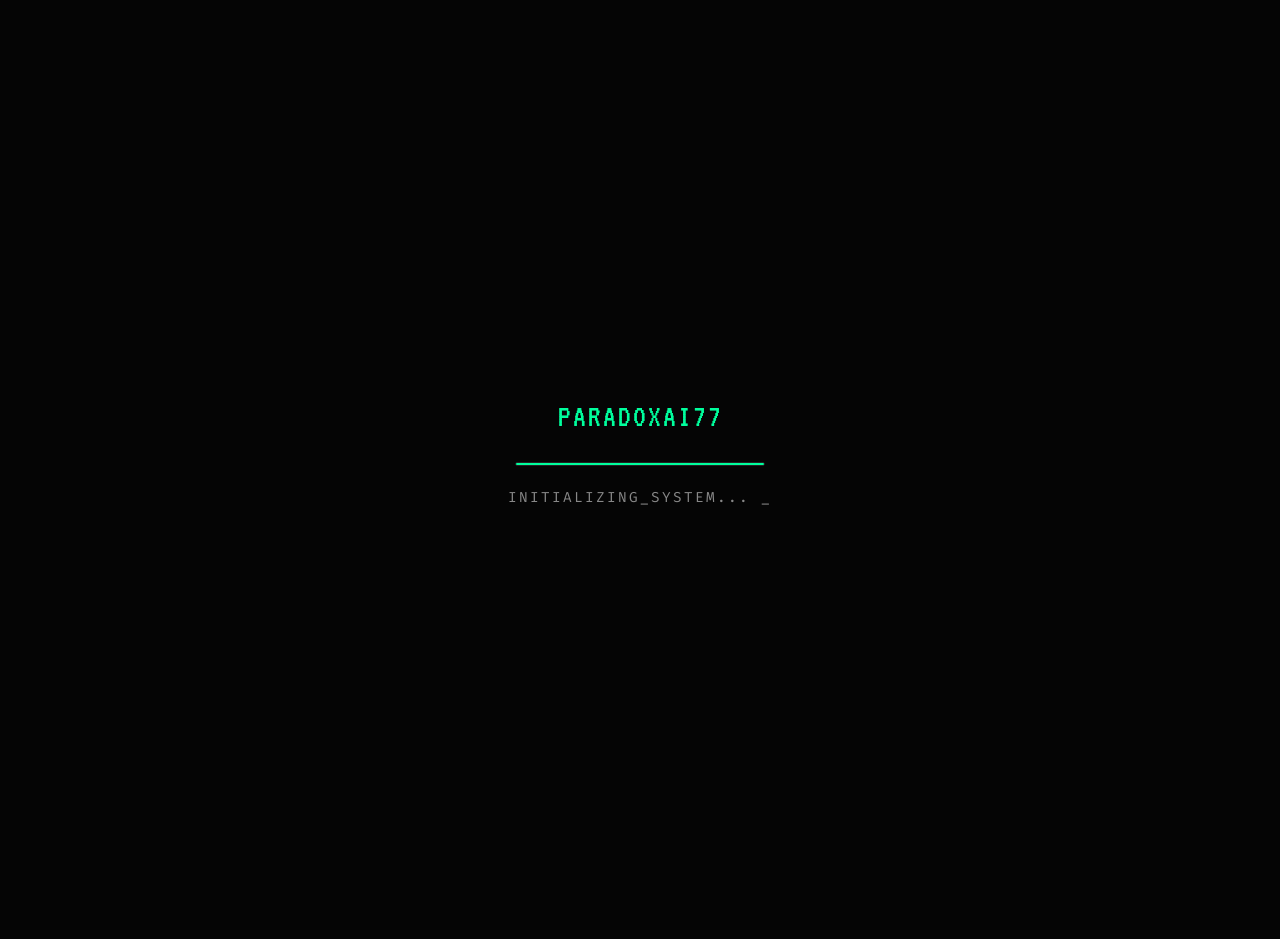
<file: about.html>
<!DOCTYPE html>
<html lang="en">

<head>
    <meta charset="UTF-8">
    <meta name="viewport" content="width=device-width, initial-scale=1.0">
    <title>About | Paradoxai77</title>
    <link rel="stylesheet" href="style.css">
</head>

<body>
  <!-- Preloader -->
  <div id="preloader">
    <div class="loader-content">
      <div class="logo glitch">Paradoxai77</div>
      <div class="loading-bar">
        <div class="loading-progress"></div>
      </div>
      <div class="loading-text">INITIALIZING_SYSTEM... <span class="blink">_</span></div>
    </div>
  </div>

  <header>
        <div class="container">
            <div class="logo glitch" onclick="window.location.href='index.html'">Paradoxai77</div>
            <nav>
                <ul>
                    <li><a href="index.html">// home</a></li>
                    <li><a href="about.html" class="active">// about</a></li>
                    <li><a href="skills.html">// skills</a></li>
                    <li><a href="projects.html">// projects</a></li>
                    <li><a href="credentials.html">// credentials</a></li>
                    <li><a href="contact.html">// contact</a></li>
                </ul>
            </nav>
        </div>
    </header>

    <main>
        <section id="about" style="padding-top: 10rem;">
            <h2 class="section-title">ABOUT_SYSTEM</h2>
            <div class="about-grid">
                <div class="bio" data-aos="fade-right">
                    <p>I'm <strong>Pratik (Paradoxai77)</strong>. I design and build responsive websites and small apps.
                        I enjoy turning ideas into polished, usable products — from concept to deployment.</p>
                    <p>My interest lies at the intersection of web development, AI, and AR/VR technologies. I'm
                        constantly experimenting with new frameworks to push the boundaries of modern digital
                        experiences.</p>
                    <div style="margin-top: 2.5rem;">
                        <a href="resume.pdf" class="btn btn-primary" target="_blank">
                            DOWNLOAD_CV <i class="fas fa-file-download"></i>
                        </a>
                    </div>
                    <div class="tags">
                        <span class="tag">#web_dev</span>
                        <span class="tag">#python</span>
                        <span class="tag">#c_programming</span>
                        <span class="tag">#ar_vr</span>
                        <span class="tag">#ai_research</span>
                        <span class="tag">#problem_solving</span>
                        <span class="tag">#open_source</span>
                    </div>
                </div>
                <div class="system-stats" data-aos="fade-left">
                    <div class="terminal-header">
                        <div class="dot red"></div>
                        <div class="dot yellow"></div>
                        <div class="dot green"></div>
                    </div>
                    <div class="terminal-body">
                        <pre style="color: var(--primary); font-family: var(--font-mono); font-size: 0.8rem;">
NAME: Pratik Nerpagar
ALIAS: Paradoxai77
STATUS: Operational
LOCATION: India
FOCUS: Frontend & Systems
                        </pre>
                    </div>
                </div>
            </div>
        </section>
    </main>

    <footer>
        <div class="container">
            <p>// © 2025 Paradoxai77 · SYSTEM_STATUS: OPERATIONAL</p>
        </div>
    </footer>

    <script src="script.js"></script>
</body>

</html>
</file>
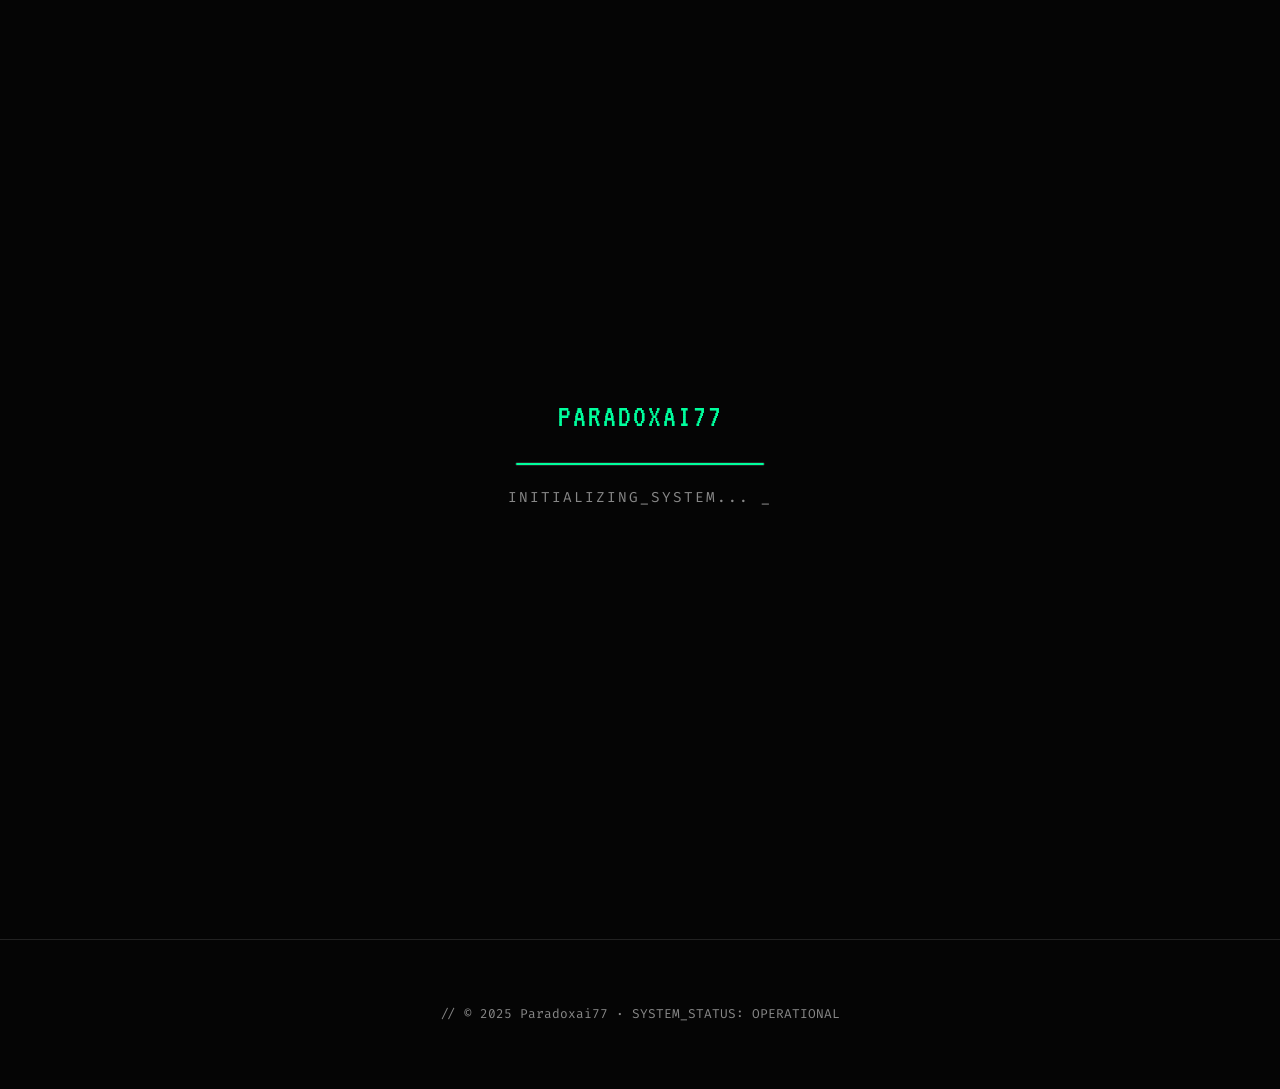
<file: contact.html>
<!DOCTYPE html>
<html lang="en">

<head>
    <meta charset="UTF-8">
    <meta name="viewport" content="width=device-width, initial-scale=1.0">
    <title>Contact | Paradoxai77</title>
    <link rel="stylesheet" href="style.css">
</head>

<body>
  <!-- Preloader -->
  <div id="preloader">
    <div class="loader-content">
      <div class="logo glitch">Paradoxai77</div>
      <div class="loading-bar">
        <div class="loading-progress"></div>
      </div>
      <div class="loading-text">INITIALIZING_SYSTEM... <span class="blink">_</span></div>
    </div>
  </div>

  <header>
        <div class="container">
            <div class="logo glitch" onclick="window.location.href='index.html'">Paradoxai77</div>
            <nav>
                <ul>
                    <li><a href="index.html">// home</a></li>
                    <li><a href="about.html">// about</a></li>
                    <li><a href="skills.html">// skills</a></li>
                    <li><a href="projects.html">// projects</a></li>
                    <li><a href="credentials.html">// credentials</a></li>
                    <li><a href="contact.html" class="active">// contact</a></li>
                </ul>
            </nav>
        </div>
    </header>

    <main>
        <section id="contact" style="padding-top: 10rem;">
            <h2 class="section-title">CONTACT_CHANNEL</h2>
            <div class="contact-container">
                <div class="contact-info" data-aos="fade-up">
                    <h3 style="color: var(--primary); margin-bottom: 1rem;">SECURE_UPLINK</h3>
                    <p style="color: var(--text-dim);">Have a project or collaboration? Establish a connection via the
                        secure terminal or social relay nodes.</p>
                    <div class="social-links">
                        <a href="tel:7385363477" class="social-item" target="_blank" rel="noopener noreferrer">
                            <span class="icon">📞</span> CALL_RECEPTOR: +91 73853...
                        </a>
                        <a href="mailto:pratiknerpagar2@gmail.com" class="social-item" target="_blank"
                            rel="noopener noreferrer">
                            <span class="icon">✉️</span> MAIL_UPLINK: pratikner...
                        </a>
                        <a href="https://github.com/Paradoxai77" class="social-item" target="_blank"
                            rel="noopener noreferrer">
                            <span class="icon">💻</span> GIT_TERMINAL: Paradoxai77
                        </a>
                        <a href="https://www.linkedin.com/in/pratik-nerpagar-1b6156397" class="social-item"
                            target="_blank" rel="noopener noreferrer">
                            <span class="icon">🔗</span> LINK_NODE: Pratik Nerpagar
                        </a>
                        <a href="https://www.instagram.com/invites/contact/?utm_source=ig_contact_invite&utm_medium=copy_link&utm_content=yj6jgfl"
                            class="social-item" target="_blank" rel="noopener noreferrer">
                            <span class="icon">📸</span> VISUAL_RELAY: Paradoxai77
                        </a>
                        <a href="https://x.com/Pratik_Nerpagar" class="social-item" target="_blank"
                            rel="noopener noreferrer">
                            <span class="icon">🐦</span> SIGNAL_NODE: @Pratik_N...
                        </a>
                    </div>
                </div>
                <div class="contact-form" data-aos="fade-up" data-aos-delay="100">
                    <form id="contactForm">
                        <div class="form-group">
                            <label>IDENT_NAME</label>
                            <input type="text" placeholder="Your Name" required>
                        </div>
                        <div class="form-group">
                            <label>RELAY_EMAIL</label>
                            <input type="email" placeholder="email@example.com" required>
                        </div>
                        <div class="form-group">
                            <label>MESSAGE_DATA</label>
                            <textarea rows="5" placeholder="Enter your transmission..."></textarea>
                        </div>
                        <button type="submit" class="btn btn-primary" style="width: 100%;">SEND_TRANSMISSION</button>
                    </form>
                </div>
            </div>
        </section>
    </main>

    <footer>
        <div class="container">
            <p>// © 2025 Paradoxai77 · SYSTEM_STATUS: OPERATIONAL</p>
        </div>
    </footer>

    <script src="script.js"></script>
</body>

</html>
</file>
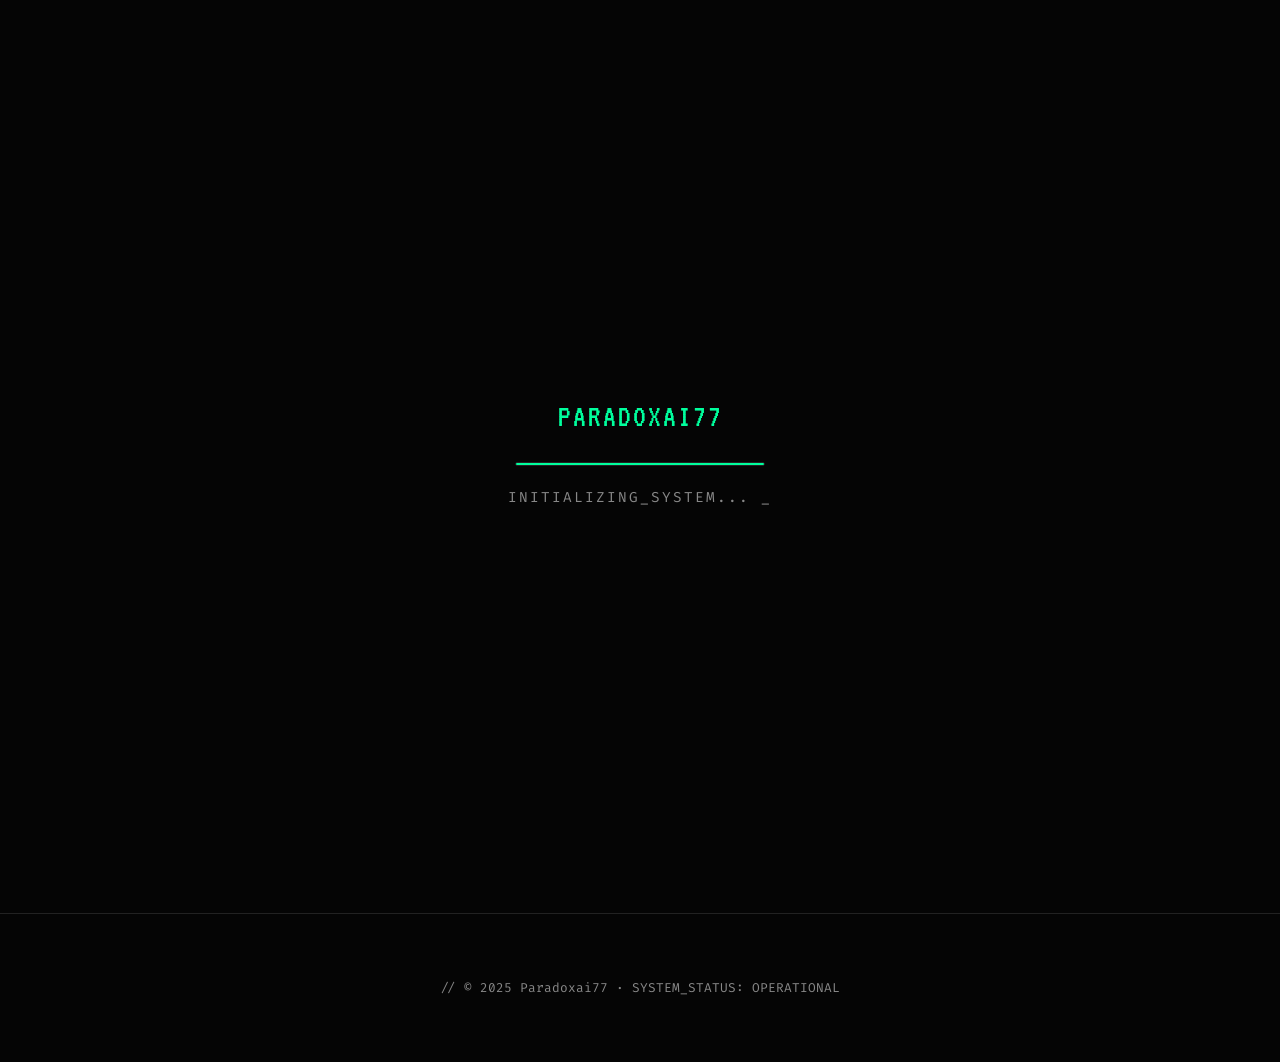
<file: credentials.html>
<!DOCTYPE html>
<html lang="en">

<head>
    <meta charset="UTF-8">
    <meta name="viewport" content="width=device-width, initial-scale=1.0">
    <title>Credentials | Paradoxai77</title>
    <link rel="stylesheet" href="style.css">
</head>

<body>
  <!-- Preloader -->
  <div id="preloader">
    <div class="loader-content">
      <div class="logo glitch">Paradoxai77</div>
      <div class="loading-bar">
        <div class="loading-progress"></div>
      </div>
      <div class="loading-text">INITIALIZING_SYSTEM... <span class="blink">_</span></div>
    </div>
  </div>

  <header>
        <div class="container">
            <div class="logo glitch" onclick="window.location.href='index.html'">Paradoxai77</div>
            <nav>
                <ul>
                    <li><a href="index.html">// home</a></li>
                    <li><a href="about.html">// about</a></li>
                    <li><a href="skills.html">// skills</a></li>
                    <li><a href="projects.html">// projects</a></li>
                    <li><a href="credentials.html" class="active">// credentials</a></li>
                    <li><a href="contact.html">// contact</a></li>
                </ul>
            </nav>
        </div>
    </header>

    <main>
        <section id="credentials" style="padding-top: 10rem;">
            <h2 class="section-title">CREDENTIAL_VAULT</h2>
            <div class="cert-list">
                <div class="cert-item" data-aos="fade-left">
                    <div class="cert-details">
                        <h4>TCS iON Soft Skills Certificate</h4>
                        <p>Covers IT fundamentals, AI overview, and essential professional skills.</p>
                    </div>
                    <a href="https://drive.google.com/file/d/10_msMDjhsqpo81il5Xhc4PPD7R4ALPWi/view?usp=drivesdk"
                        class="btn btn-outline" target="_blank">DECRYPT_PDF</a>
                </div>
                <div class="cert-item" data-aos="fade-left" data-aos-delay="100">
                    <div class="cert-details">
                        <h4>AR/VR Acceleration</h4>
                        <p>Completed an AR/VR acceleration program with high-performance metrics.</p>
                    </div>
                    <a href="https://www.linkedin.com/in/pratik-nerpagar-1b6156397" class="btn btn-outline"
                        target="_blank">VERIFY_LINK</a>
                </div>
            </div>

            <h3 style="margin-top: 4rem; color: var(--primary); font-family: var(--font-terminal); font-size: 2rem;">
                ACHIEVEMENTS.LOG</h3>
            <div class="achievement-grid" style="margin-top: 1.5rem;">
                <div class="achievement-card" data-aos="flip-down">
                    <div class="rank">06</div>
                    <div>
                        <h4>Math Poster Comp</h4>
                        <p style="color: var(--text-dim);">6th Position for complex concept visualization.</p>
                    </div>
                </div>
                <div class="achievement-card" data-aos="flip-down" data-aos-delay="100">
                    <div class="rank">01</div>
                    <div>
                        <h4>IDEA Competition</h4>
                        <p style="color: var(--text-dim);">1st Place winner. Copyright pending.</p>
                    </div>
                </div>
            </div>
        </section>
    </main>

    <footer>
        <div class="container">
            <p>// © 2025 Paradoxai77 · SYSTEM_STATUS: OPERATIONAL</p>
        </div>
    </footer>

    <script src="script.js"></script>
</body>

</html>
</file>
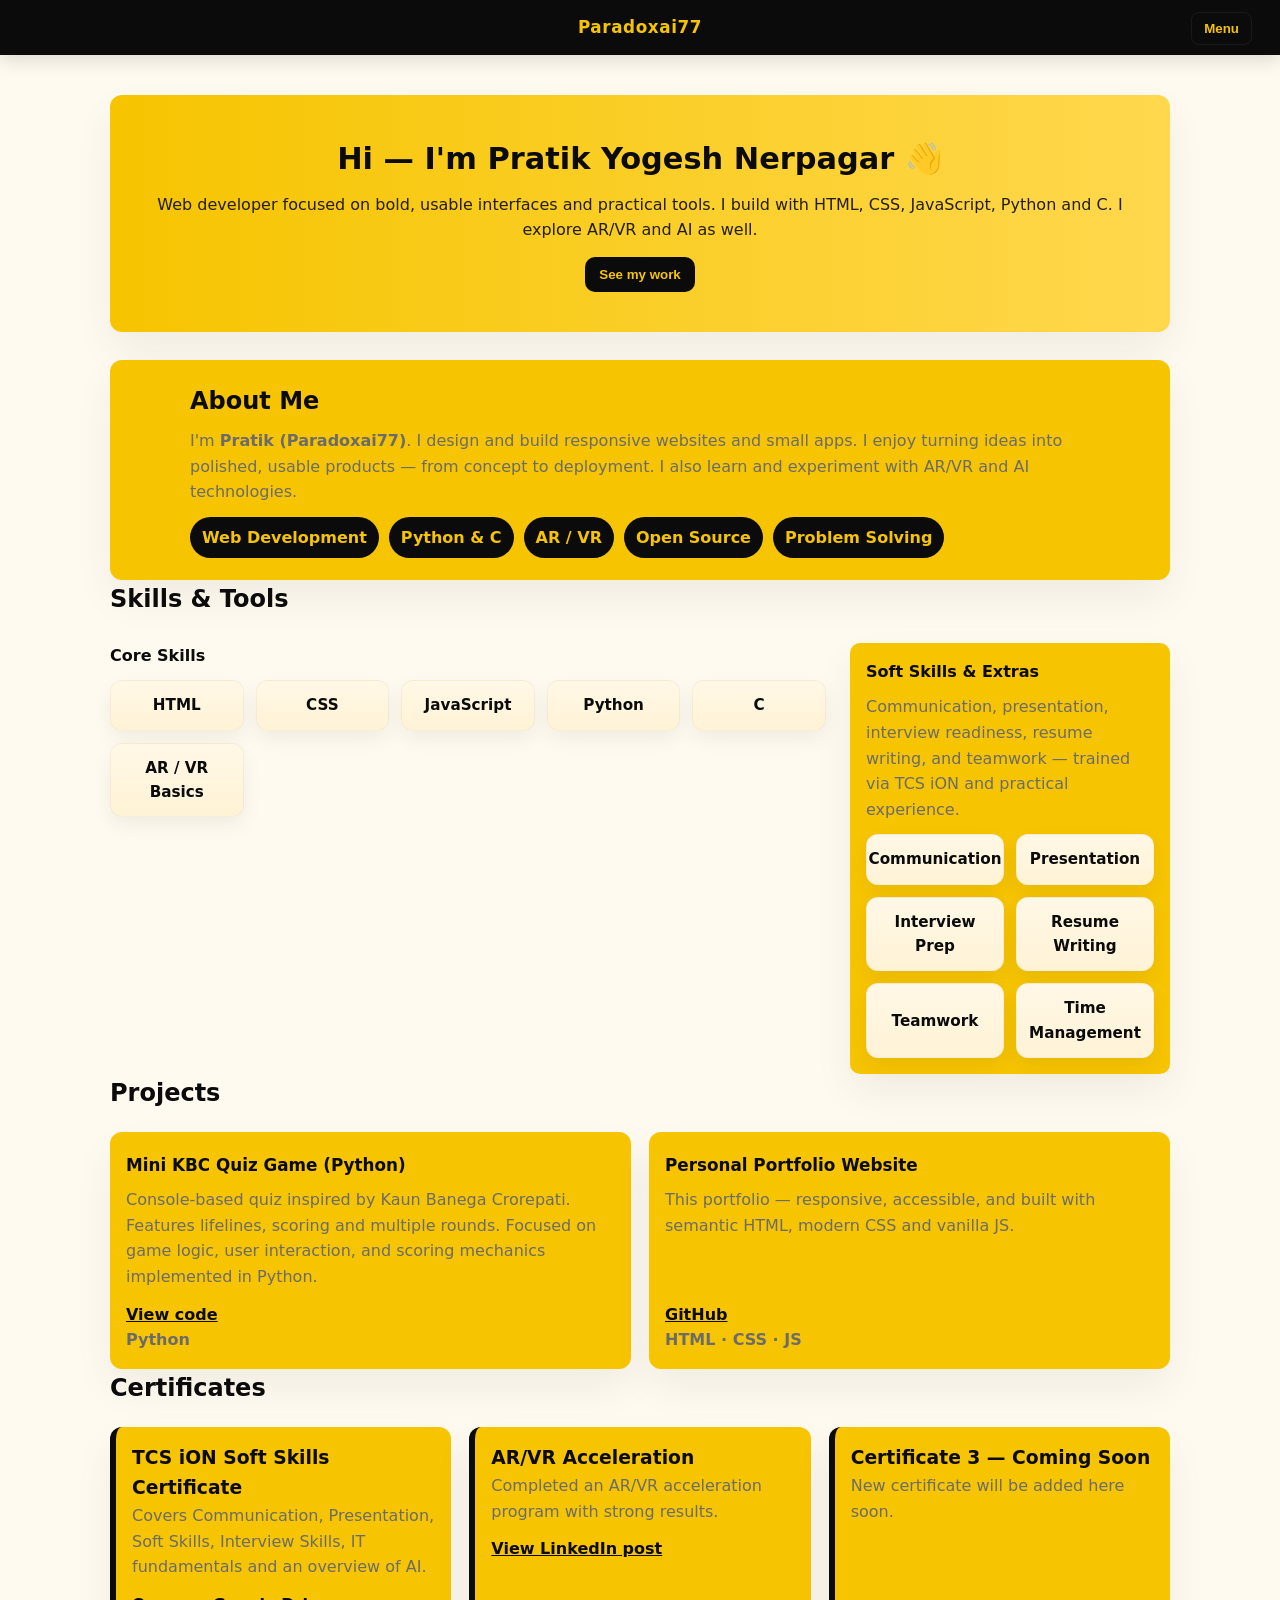
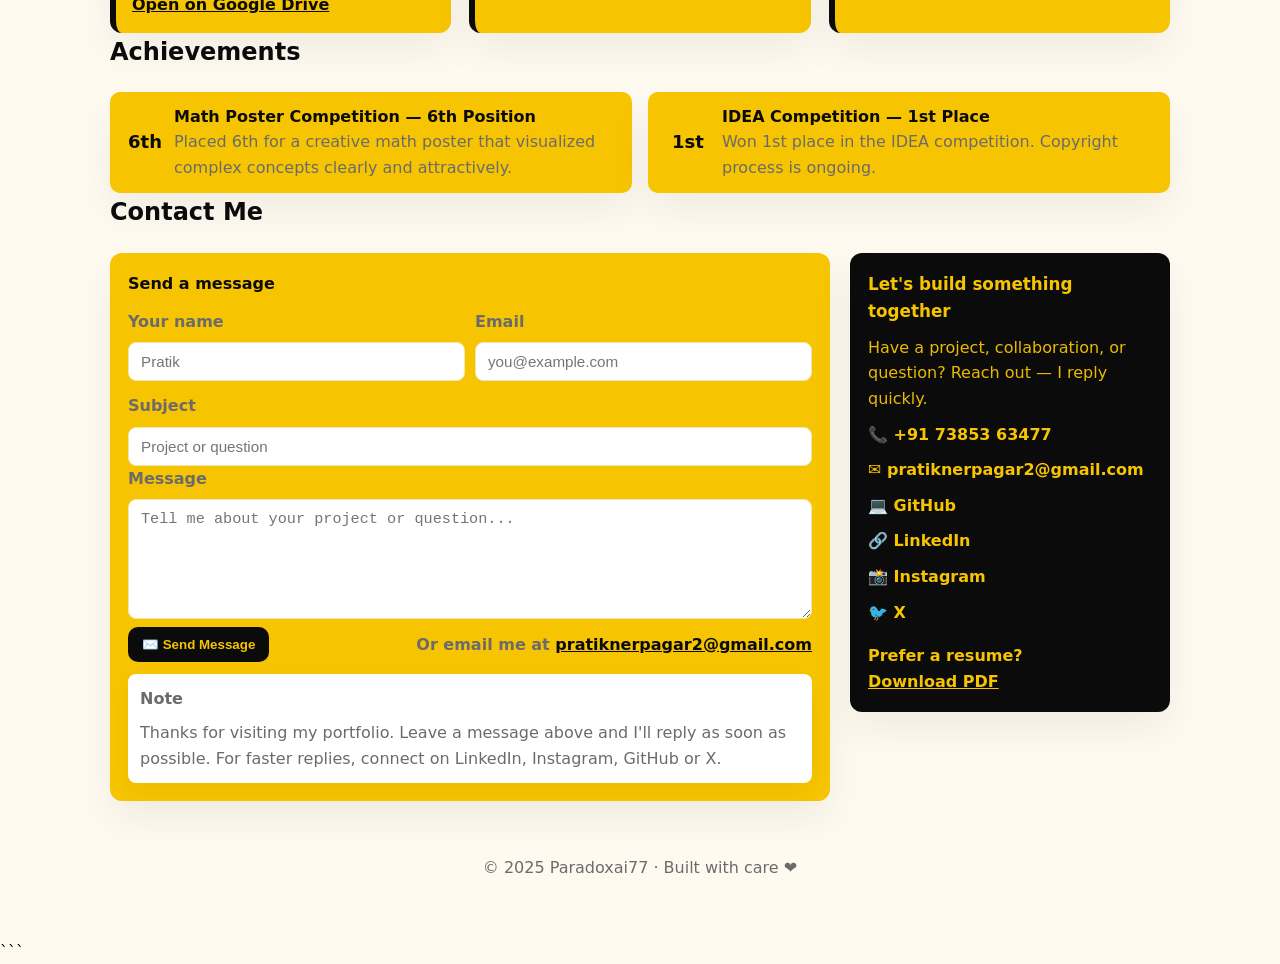
<file: hello.html>
<!DOCTYPE html>
<html lang="en">
<head>
  <meta charset="utf-8" />
  <meta name="viewport" content="width=device-width, initial-scale=1" />
  <title>Paradoxai77 | Portfolio</title>
  <meta name="description" content="Pratik Yogesh Nerpagar (Paradoxai77) — portfolio" />
  <style>
    :root{
      --page-bg: #fffaf0;
      --card-bg: #f6c400;
      --muted: #6b6b6b;
      --text: #0b0b0b;
      --yellow: #f6c400;
      --black: #0b0b0b;
      --shadow: 0 18px 40px rgba(11,11,11,0.06);
      --radius: 12px;
      --max-width: 1100px;
      --gutter: 32px;
    }

    *{box-sizing:border-box;margin:0;padding:0}
    html,body{height:100%}
    body{
      font-family: Inter, system-ui, -apple-system, "Segoe UI", Roboto, Arial;
      background: linear-gradient(180deg,#fffaf0 0%, var(--page-bg) 100%);
      color:var(--text);
      -webkit-font-smoothing:antialiased;
      -moz-osx-font-smoothing:grayscale;
      line-height:1.6;
      padding-bottom:60px;
    }

    .container{max-width:var(--max-width);margin:40px auto;padding:0 20px}

    /* Header with centered logo */
    header {
      position: sticky;
      top: 0;
      z-index: 2200;
      background: var(--black);
      color: var(--yellow);
      padding: 14px 20px;
      box-shadow: 0 6px 18px rgba(0,0,0,0.12);
      display:flex;
      align-items:center;
      justify-content:center; /* center the logo */
    }
    /* place the menu button on the right without affecting centered logo */
    header .menu-wrap {
      position: absolute;
      right: 28px;
      top: 12px;
    }
    .logo { font-weight:900; letter-spacing:0.6px; font-size:1.05rem; color:var(--yellow); text-align:center; }
    .menu-btn { background:transparent; border:1px solid rgba(255,255,255,0.06); color:var(--yellow); padding:8px 12px; border-radius:8px; cursor:pointer; font-weight:700; }

    /* Sidebar */
    .sidebar {
      position: fixed;
      left: 0;
      top: 0;
      height: 200%;
      width: 0;
      overflow-x: hidden;
      background: linear-gradient(180deg,var(--black), #111);
      transition: width 0.28s ease;
      z-index: 1300;
      padding-top: 72px;
      box-shadow: 2px 0 20px rgba(0,0,0,0.25);
    }
    .sidebar.open { width: 240px; }
    .sidebar a { display:block; padding:14px 20px; color:var(--yellow); text-decoration:none; font-weight:700; }
    .sidebar a:hover { background: rgba(255,255,255,0.03); }

    /* Overlay when sidebar open */
    #overlay { position: fixed; inset: 0; background: rgba(0,0,0,0.45); display:none; z-index: 1250; }
    #overlay.show { display:block; }

    /* Hero */
    .hero {
      border-radius: 12px;
      padding: 40px;
      background: linear-gradient(90deg, var(--yellow), #ffd84d);
      color: var(--black);
      box-shadow: var(--shadow);
      text-align: center;
    }
    .hero h1 { font-size: 1.9rem; margin-bottom:8px; }
    .hero p { margin-top:8px; color: rgba(11,11,11,0.9); }

    /* About */
    .about {
      display:block;
      gap:28px;
      background: var(--card-bg);
      padding: 22px;
      border-radius: 12px;
      box-shadow: var(--shadow);
      margin-top: 28px;
    }
    .bio { max-width: 900px; margin: 0 auto; text-align:left; }
    .bio h2 { margin-bottom:8px; }
    .bio p { color:var(--muted); margin-bottom:12px; }
    .tags { display:flex; gap:10px; flex-wrap:wrap; margin-top:8px; }
    .tag { background:var(--black); color:var(--yellow); padding:8px 12px; border-radius:999px; font-weight:800; }

    /* Skills - badge grid */
    .skills { display:grid; grid-template-columns: 1fr 320px; gap:24px; margin-top:24px; align-items:start; }
    .skill-badges { display:grid; grid-template-columns: repeat(auto-fit,minmax(120px,1fr)); gap:12px; }
    .badge {
      display:flex;
      align-items:center;
      justify-content:center;
      gap:8px;
      background:linear-gradient(180deg,#fff8e6,#fff3d6);
      color:var(--black);
      padding:12px 14px;
      border-radius:12px;
      font-weight:800;
      box-shadow:0 8px 20px rgba(11,11,11,0.06);
      border:1px solid rgba(0,0,0,0.04);
      text-align:center;
      font-size:0.95rem;
    }
    .skill-panel {
      background:var(--card-bg);
      padding:16px;
      border-radius:10px;
      box-shadow:var(--shadow);
    }
    .skill-panel h3 { margin-bottom:10px; font-size:1rem; color:var(--black); }

    /* Projects */
    .projects-grid { display:grid; grid-template-columns: repeat(auto-fit, minmax(240px, 1fr)); gap:18px; margin-top:20px; }
    .project-card { background:var(--card-bg); padding:16px; border-radius:12px; box-shadow:var(--shadow); border-top:4px solid var(--yellow); display:flex; flex-direction:column; justify-content:space-between; min-height:180px; }
    .project-title { font-weight:900; font-size:1.05rem; margin-bottom:8px; color:var(--black); }
    .project-desc { color:var(--muted); margin-bottom:12px; }

    /* Certificates */
    .cert-grid { display:grid; grid-template-columns: repeat(auto-fit, minmax(240px, 1fr)); gap:18px; margin-top:20px; }
    .certificate-card { background:var(--card-bg); padding:16px; border-radius:12px; box-shadow:var(--shadow); min-height:180px; border-left:6px solid var(--black); }
    .certificate-img { width:100%; height:auto; border-radius:8px; display:block; margin-bottom:10px; }

    /* Achievements */
    .achievements-grid { display:grid; grid-template-columns: repeat(auto-fit, minmax(240px, 1fr)); gap:16px; margin-top:20px; }
    .achievement-card { display:flex; gap:12px; align-items:center; background:var(--card-bg); padding:12px; border-radius:10px; box-shadow:var(--shadow); border-left:6px solid var(--yellow); }
    .achievement-badge { width:56px; height:56px; border-radius:10px; display:flex; align-items:center; justify-content:center; background:var(--yellow); color:var(--black); font-weight:900; font-size:18px; }

    /* Contact */
    .contact-wrap { display:grid; grid-template-columns: 1fr 320px; gap:20px; margin-top:22px; align-items:start; }
    .contact-form { background:var(--card-bg); padding:18px; border-radius:12px; box-shadow:var(--shadow); }
    .contact-info { background:var(--black); color:var(--yellow); padding:18px; border-radius:12px; box-shadow:var(--shadow); display:flex; flex-direction:column; gap:10px; }
    .contact-info a { color:var(--yellow); text-decoration:none; font-weight:800; display:inline-flex; gap:8px; align-items:center; }

    .form-row { display:grid; grid-template-columns:1fr 1fr; gap:10px; margin-bottom:12px; }
    .field { display:flex; flex-direction:column; gap:8px; }
    label { font-weight:700; color:var(--muted); }
    input, textarea { padding:10px 12px; border-radius:8px; border:1px solid #f0e6b3; background:#fff; font-size:0.95rem; }
    textarea { min-height:120px; resize:vertical; }
    .send-row { display:flex; align-items:center; justify-content:space-between; gap:12px; margin-top:8px; }
    .send-btn { background:var(--black); color:var(--yellow); padding:10px 14px; border-radius:10px; border:none; font-weight:900; cursor:pointer; }

    .note { margin-top:12px; background:#fff; padding:12px; border-radius:8px; color:var(--muted); box-shadow:0 10px 24px rgba(0,0,0,0.04); }

    footer { margin-top:36px; text-align:center; color:var(--muted); padding:18px 0; }

    @media (max-width:980px){
      header { justify-content:center; padding:12px 14px; }
      header .menu-wrap { right: 10px; top: 10px; }
      .about { padding:18px; text-align:center; }
      .skills { grid-template-columns:1fr; }
      .skill-badges { grid-template-columns: repeat(auto-fit,minmax(140px,1fr)); }
      .projects-grid { grid-template-columns:1fr; }
      .contact-wrap { grid-template-columns:1fr; }
      .container { padding:0 16px; margin:20px auto; }
    }

    a { color: inherit; }
    .link-strong { color:var(--black); font-weight:800; text-decoration:underline; }
  </style>
</head>
<body>
  <header>
    <div class="logo">Paradoxai77</div>
    <div class="menu-wrap">
      <button id="menuToggle" class="menu-btn" aria-expanded="false" aria-controls="sidebar">Menu</button>
    </div>
  </header>

  <nav id="sidebar" class="sidebar" aria-hidden="true">
    <a href="#about">About</a>
    <a href="#skills">Skills</a>
    <a href="#projects">Projects</a>
    <a href="#certificates">Certificates</a>
    <a href="#achievements">Achievements</a>
    <a href="#contact">Contact</a>
  </nav>

  <div id="overlay" onclick="closeSidebar()"></div>

  <div class="container">
    <section class="hero" aria-labelledby="hero-heading">
      <h1 id="hero-heading">Hi — I'm <strong>Pratik Yogesh Nerpagar</strong> 👋</h1>
      <p>Web developer focused on bold, usable interfaces and practical tools. I build with HTML, CSS, JavaScript, Python and C. I explore AR/VR and AI as well.</p>
      <button class="cta" onclick="scrollToSection('projects')" style="margin-top:14px;padding:10px 14px;border-radius:10px;border:none;background:var(--black);color:var(--yellow);font-weight:800;cursor:pointer">See my work</button>
    </section>

    <section id="about" class="about" aria-labelledby="about-heading">
      <div class="bio">
        <h2 id="about-heading">About Me</h2>
        <p>I'm <strong>Pratik (Paradoxai77)</strong>. I design and build responsive websites and small apps. I enjoy turning ideas into polished, usable products — from concept to deployment. I also learn and experiment with AR/VR and AI technologies.</p>
        <div class="tags" aria-hidden="false">
          <span class="tag">Web Development</span>
          <span class="tag">Python & C</span>
          <span class="tag">AR / VR</span>
          <span class="tag">Open Source</span>
          <span class="tag">Problem Solving</span>
        </div>
      </div>
    </section>

    <section id="skills" aria-labelledby="skills-heading">
      <h2 id="skills-heading">Skills & Tools</h2>
      <div class="skills">
        <div>
          <div style="font-weight:900;margin-bottom:12px">Core Skills</div>
          <div class="skill-badges" aria-hidden="false">
            <div class="badge">HTML</div>
            <div class="badge">CSS</div>
            <div class="badge">JavaScript</div>
            <div class="badge">Python</div>
            <div class="badge">C</div>
            <div class="badge">AR / VR Basics</div>
          </div>
        </div>

        <aside class="skill-panel" aria-labelledby="soft-skills-heading">
          <h3 id="soft-skills-heading">Soft Skills & Extras</h3>
          <p style="color:var(--muted);margin-bottom:12px">Communication, presentation, interview readiness, resume writing, and teamwork — trained via TCS iON and practical experience.</p>
          <div class="skill-badges" aria-hidden="false">
            <div class="badge">Communication</div>
            <div class="badge">Presentation</div>
            <div class="badge">Interview Prep</div>
            <div class="badge">Resume Writing</div>
            <div class="badge">Teamwork</div>
            <div class="badge">Time Management</div>
          </div>
        </aside>
      </div>
    </section>

    <section id="projects" aria-labelledby="projects-heading">
      <h2 id="projects-heading">Projects</h2>
      <div class="projects-grid">
        <article class="project-card" aria-labelledby="proj1-title">
          <div>
            <div class="project-title" id="proj1-title">Mini KBC Quiz Game (Python)</div>
            <p class="project-desc">Console-based quiz inspired by Kaun Banega Crorepati. Features lifelines, scoring and multiple rounds. Focused on game logic, user interaction, and scoring mechanics implemented in Python.</p>
          </div>

          <div class="project-meta">
            <div><a class="link-strong" href="https://github.com/Paradoxai77/How-much-Money-you-will-take-code-using-Python.git" target="_blank" rel="noopener noreferrer">View code</a></div>
            <div style="font-weight:800;color:var(--muted)">Python</div>
          </div>
        </article>

        <article class="project-card" aria-labelledby="proj2-title">
          <div>
            <div class="project-title" id="proj2-title">Personal Portfolio Website</div>
            <p class="project-desc">This portfolio — responsive, accessible, and built with semantic HTML, modern CSS and vanilla JS.</p>
          </div>
          <div class="project-meta">
            <div><a class="link-strong" href="https://github.com/Paradoxai77" target="_blank" rel="noopener noreferrer">GitHub</a></div>
            <div style="font-weight:800;color:var(--muted)">HTML · CSS · JS</div>
          </div>
        </article>
      </div>
    </section>

    <section id="certificates" aria-labelledby="certificates-heading">
      <h2 id="certificates-heading">Certificates</h2>
      <div class="cert-grid">
        <article class="certificate-card" aria-labelledby="cert1-title">
          <h3 id="cert1-title">TCS iON Soft Skills Certificate</h3>
          <p style="color:var(--muted)">Covers Communication, Presentation, Soft Skills, Interview Skills, IT fundamentals and an overview of AI.</p>
          <p style="margin-top:12px"><a class="link-strong" href="https://drive.google.com/file/d/10_msMDjhsqpo81il5Xhc4PPD7R4ALPWi/view?usp=drivesdk" target="_blank" rel="noopener noreferrer">Open on Google Drive</a></p>
        </article>

        <article class="certificate-card" aria-labelledby="cert2-title">
          <h3 id="cert2-title">AR/VR Acceleration</h3>
          <p style="color:var(--muted)">Completed an AR/VR acceleration program with strong results.</p>
          <p style="margin-top:12px"><a class="link-strong" href="https://www.linkedin.com/in/pratik-nerpagar-1b6156397" target="_blank" rel="noopener noreferrer">View LinkedIn post</a></p>
        </article>

        <article class="certificate-card" aria-labelledby="cert3-title">
          <h3 id="cert3-title">Certificate 3 — Coming Soon</h3>
          <p style="color:var(--muted)">New certificate will be added here soon.</p>
        </article>
      </div>
    </section>

    <section id="achievements" aria-labelledby="achievements-heading">
      <h2 id="achievements-heading">Achievements</h2>
      <div class="achievements-grid">
        <article class="achievement-card" aria-labelledby="ach1-title">
          <div class="achievement-badge">6th</div>
          <div class="achievement-content">
            <h4 id="ach1-title">Math Poster Competition — 6th Position</h4>
            <p style="color:var(--muted)">Placed 6th for a creative math poster that visualized complex concepts clearly and attractively.</p>
          </div>
        </article>

        <article class="achievement-card" aria-labelledby="ach2-title">
          <div class="achievement-badge">1st</div>
          <div class="achievement-content">
            <h4 id="ach2-title">IDEA Competition — 1st Place</h4>
            <p style="color:var(--muted)">Won 1st place in the IDEA competition. Copyright process is ongoing.</p>
          </div>
        </article>
      </div>
    </section>

    <section id="contact" aria-labelledby="contact-heading">
      <h2 id="contact-heading">Contact Me</h2>
      <div class="contact-wrap">
        <div class="contact-form" aria-label="Contact form">
          <form id="contactForm" novalidate>
            <div style="margin-bottom:12px;font-weight:900">Send a message</div>

            <div class="form-row">
              <div class="field">
                <label for="name">Your name</label>
                <input id="name" name="name" type="text" placeholder="Pratik" required />
              </div>
              <div class="field">
                <label for="email">Email</label>
                <input id="email" name="email" type="email" placeholder="you@example.com" required />
              </div>
            </div>

            <div class="field">
              <label for="subject">Subject</label>
              <input id="subject" name="subject" type="text" placeholder="Project or question" />
            </div>

            <div class="field">
              <label for="message">Message</label>
              <textarea id="message" name="message" placeholder="Tell me about your project or question..." required></textarea>
            </div>

            <div class="send-row">
              <button type="submit" class="send-btn" id="sendBtn">✉️ Send Message</button>
              <div style="color:var(--muted);font-weight:700">Or email me at <a class="link-strong" href="mailto:pratiknerpagar2@gmail.com">pratiknerpagar2@gmail.com</a></div>
            </div>

            <div class="note" style="margin-top:12px">
              <strong>Note</strong>
              <p style="margin-top:8px;color:var(--muted)">Thanks for visiting my portfolio. Leave a message above and I'll reply as soon as possible. For faster replies, connect on LinkedIn, Instagram, GitHub or X.</p>
            </div>
          </form>
        </div>

        <aside class="contact-info" aria-label="Contact information">
          <div style="font-weight:900;font-size:1.05rem">Let's build something together</div>
          <p style="opacity:0.95">Have a project, collaboration, or question? Reach out — I reply quickly.</p>

          <a href="tel:7385363477">📞 +91 73853 63477</a>
          <a href="mailto:pratiknerpagar2@gmail.com">✉️ pratiknerpagar2@gmail.com</a>
          <a href="https://github.com/Paradoxai77" target="_blank" rel="noopener noreferrer">💻 GitHub</a>
          <a href="https://www.linkedin.com/in/pratik-nerpagar-1b6156397" target="_blank" rel="noopener noreferrer">🔗 LinkedIn</a>
          <a href="https://www.instagram.com/invites/contact/?utm_source=ig_contact_invite&utm_medium=copy_link&utm_content=yj6jgfl" target="_blank" rel="noopener noreferrer">📸 Instagram</a>
          <a href="https://x.com/Pratik_Nerpagar" target="_blank" rel="noopener noreferrer">🐦 X</a>

          <div style="margin-top:8px;color:var(--yellow);font-weight:700">Prefer a resume? <a href="#" style="color:var(--yellow);text-decoration:underline">Download PDF</a></div>
        </aside>
      </div>
    </section>

    <footer>
      <p>© 2025 Paradoxai77 · Built with care ❤️</p>
    </footer>
  </div>

  <script>
    // Sidebar controls
    const sidebar = document.getElementById('sidebar');
    const overlay = document.getElementById('overlay');
    const menuToggle = document.getElementById('menuToggle');

    function openSidebar() {
      sidebar.classList.add('open');
      overlay.classList.add('show');
      sidebar.setAttribute('aria-hidden', 'false');
      menuToggle.setAttribute('aria-expanded', 'true');
    }
    function closeSidebar() {
      sidebar.classList.remove('open');
      overlay.classList.remove('show');
      sidebar.setAttribute('aria-hidden', 'true');
      menuToggle.setAttribute('aria-expanded', 'false');
    }

    menuToggle.addEventListener('click', () => {
      if (sidebar.classList.contains('open')) closeSidebar(); else openSidebar();
    });
    overlay.addEventListener('click', closeSidebar);
    document.addEventListener('keydown', (e) => { if (e.key === 'Escape') closeSidebar(); });

    // Smooth scroll helper
    function scrollToSection(id) {
      const el = document.getElementById(id);
      if (el) el.scrollIntoView({ behavior: 'smooth', block: 'start' });
    }

    // Contact form handler (simple)
    (function () {
      const form = document.getElementById('contactForm');
      const sendBtn = document.getElementById('sendBtn');

      function showToast(msg) {
        const t = document.createElement('div');
        t.textContent = msg;
        t.style.position = 'fixed';
        t.style.right = '20px';
        t.style.bottom = '20px';
        t.style.background = '#111';
        t.style.color = '#fff';
        t.style.padding = '12px 16px';
        t.style.borderRadius = '10px';
        t.style.zIndex = 9999;
        t.style.boxShadow = '0 10px 30px rgba(0,0,0,0.25)';
        document.body.appendChild(t);
        setTimeout(() => t.remove(), 3000);
      }

      form.addEventListener('submit', function (e) {
        e.preventDefault();
        const name = form.name.value.trim();
        const email = form.email.value.trim();
        const message = form.message.value.trim();
        if (!name || !email || !message) {
          showToast('Please fill required fields.');
          return;
        }
        sendBtn.disabled = true;
        sendBtn.textContent = 'Sending...';
        setTimeout(() => {
          sendBtn.disabled = false;
          sendBtn.textContent = '✉️ Send Message';
          form.reset();
          showToast('Thanks! I will get back to you soon.');
        }, 1100);
      });
    })();
  </script>
</body>
</html>
```
</file>
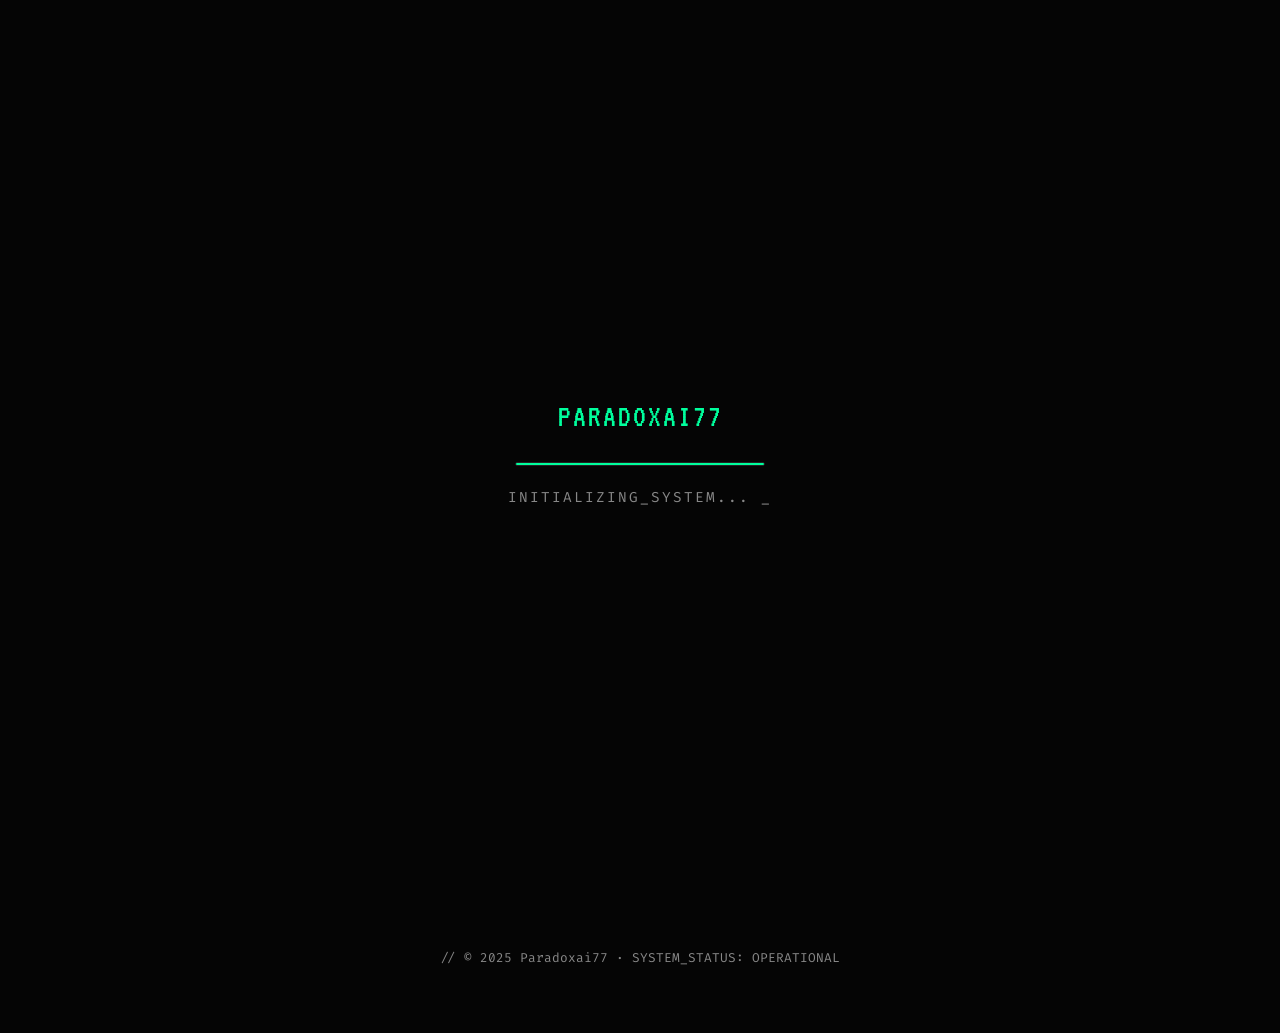
<file: projects.html>
<!DOCTYPE html>
<html lang="en">

<head>
    <meta charset="UTF-8">
    <meta name="viewport" content="width=device-width, initial-scale=1.0">
    <title>Projects | Paradoxai77</title>
    <link rel="stylesheet" href="style.css">
</head>

<body>
  <!-- Preloader -->
  <div id="preloader">
    <div class="loader-content">
      <div class="logo glitch">Paradoxai77</div>
      <div class="loading-bar">
        <div class="loading-progress"></div>
      </div>
      <div class="loading-text">INITIALIZING_SYSTEM... <span class="blink">_</span></div>
    </div>
  </div>

  <header>
        <div class="container">
            <div class="logo glitch" onclick="window.location.href='index.html'">Paradoxai77</div>
            <nav>
                <ul>
                    <li><a href="index.html">// home</a></li>
                    <li><a href="about.html">// about</a></li>
                    <li><a href="skills.html">// skills</a></li>
                    <li><a href="projects.html" class="active">// projects</a></li>
                    <li><a href="credentials.html">// credentials</a></li>
                    <li><a href="contact.html">// contact</a></li>
                </ul>
            </nav>
        </div>
    </header>

    <main>
        <section id="projects" style="padding-top: 10rem;">
            <h2 class="section-title">DEPLOYED_PROJECTS</h2>
            <div class="projects-grid">
                <!-- Project 1 -->
                <article class="project-card" data-aos="zoom-in">
                    <div class="project-image">
                        <img src="images/projects_kbc.png" alt="Mini KBC Quiz Game">
                    </div>
                    <div class="project-info">
                        <h3>Mini KBC Quiz Game</h3>
                        <p>Console-based quiz inspired by Kaun Banega Crorepati. Features lifelines, scoring, and
                            multiple rounds implemented in Python. Focused on logic and user interaction.</p>
                        <a href="https://github.com/Paradoxai77/How-much-Money-you-will-take-code-using-Python.git"
                            class="btn btn-outline" target="_blank">VIEW_SOURCE</a>
                    </div>
                </article>
                <!-- Project 2 -->
                <article class="project-card" data-aos="zoom-in" data-aos-delay="100">
                    <div class="project-image">
                        <img src="images/projects_portfolio.png" alt="Personal Portfolio">
                    </div>
                    <div class="project-info">
                        <h3>Personal Portfolio</h3>
                        <p>This premium cyber-themed portfolio — responsive, accessible, and built with modern CSS and
                            vanilla JS. Features dark mode and interactive terminal effects.</p>
                        <a href="https://github.com/Paradoxai77" class="btn btn-outline"
                            target="_blank">GITHUB_RECON</a>
                    </div>
                </article>
            </div>
        </section>
    </main>

    <footer>
        <div class="container">
            <p>// © 2025 Paradoxai77 · SYSTEM_STATUS: OPERATIONAL</p>
        </div>
    </footer>

    <script src="script.js"></script>
</body>

</html>
</file>
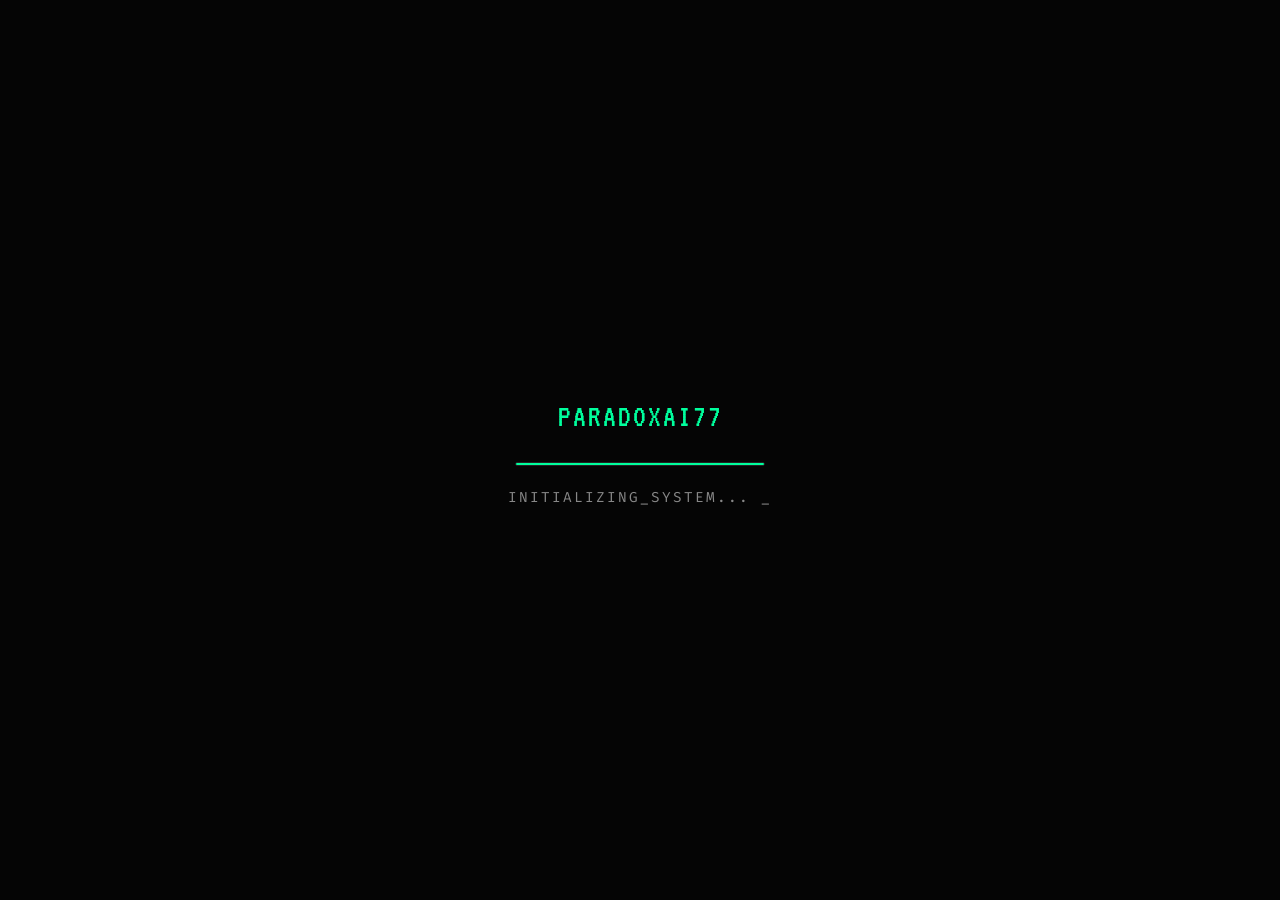
<file: skills.html>
<!DOCTYPE html>
<html lang="en">

<head>
    <meta charset="UTF-8">
    <meta name="viewport" content="width=device-width, initial-scale=1.0">
    <title>Skills | Paradoxai77</title>
    <link rel="stylesheet" href="style.css">
</head>

<body>
  <!-- Preloader -->
  <div id="preloader">
    <div class="loader-content">
      <div class="logo glitch">Paradoxai77</div>
      <div class="loading-bar">
        <div class="loading-progress"></div>
      </div>
      <div class="loading-text">INITIALIZING_SYSTEM... <span class="blink">_</span></div>
    </div>
  </div>

  <header>
        <div class="container">
            <div class="logo glitch" onclick="window.location.href='index.html'">Paradoxai77</div>
            <nav>
                <ul>
                    <li><a href="index.html">// home</a></li>
                    <li><a href="about.html">// about</a></li>
                    <li><a href="skills.html" class="active">// skills</a></li>
                    <li><a href="projects.html">// projects</a></li>
                    <li><a href="credentials.html">// credentials</a></li>
                    <li><a href="contact.html">// contact</a></li>
                </ul>
            </nav>
        </div>
    </header>

    <main>
        <section id="skills" style="padding-top: 10rem;">
            <h2 class="section-title">SKILL_MODULES</h2>

            <div class="about-grid">
                <div class="skill-card" data-aos="fade-up">
                    <h3 style="margin-bottom: 1.5rem; color: var(--primary);">CORE_SKILLS</h3>
                    <div class="skill-list">
                        <div class="skill-item">HTML5 / CSS3</div>
                        <div class="skill-item">JavaScript (ES6+)</div>
                        <div class="skill-item">Python 3.x</div>
                        <div class="skill-item">C Programming</div>
                        <div class="skill-item">AR/VR Basics</div>
                        <div class="skill-item">AI Integration</div>
                    </div>
                </div>

                <div class="skill-card" data-aos="fade-up" data-aos-delay="100">
                    <h3 style="margin-bottom: 1.5rem; color: var(--primary);">SOFT_MODULES</h3>
                    <div class="skill-list">
                        <div class="skill-item">Communication</div>
                        <div class="skill-item">Presentation</div>
                        <div class="skill-item">Interview Prep</div>
                        <div class="skill-item">Resume Writing</div>
                        <div class="skill-item">Teamwork</div>
                        <div class="skill-item">Time Management</div>
                    </div>
                    <p style="margin-top: 1.5rem; color: var(--text-dim); font-size: 0.9rem;">
                        Trained via TCS iON and practical experience.
                    </p>
                </div>
            </div>
        </section>
    </main>

    <footer>
        <div class="container">
            <p>// © 2025 Paradoxai77 · SYSTEM_STATUS: OPERATIONAL</p>
        </div>
    </footer>

    <script src="script.js"></script>
</body>

</html>
</file>
<file: style.css>
@import url('https://fonts.googleapis.com/css2?family=Fira+Code:wght@300;400;500;600;700&family=Inter:wght@300;400;600;800&family=VT323&display=swap');

:root {
  --bg: #050505;
  --surface: #0d0d0d;
  --panel: #141414;
  --primary: #00ff9d;
  --primary-glow: rgba(0, 255, 157, 0.4);
  --text-dim: #888;
  --text-bright: #e0e0e0;
  --border: #222;
  --font-mono: 'Fira Code', monospace;
  --font-sans: 'Inter', sans-serif;
  --font-terminal: 'VT323', monospace;
}

* {
  margin: 0;
  padding: 0;
  box-sizing: border-box;
}

body {
  background-color: var(--bg);
  color: var(--text-bright);
  font-family: var(--font-sans);
  overflow-x: hidden;
  line-height: 1.6;
}



/* Glitch Animation */
@keyframes glitch {
  0% {
    transform: translate(0)
  }

  20% {
    transform: translate(-2px, 2px)
  }

  40% {
    transform: translate(-2px, -2px)
  }

  60% {
    transform: translate(2px, 2px)
  }

  80% {
    transform: translate(2px, -2px)
  }

  100% {
    transform: translate(0)
  }
}

.glitch:hover {
  animation: glitch 0.3s cubic-bezier(.25, .46, .45, .94) both infinite;
  color: var(--primary);
  text-shadow: 0 0 10px var(--primary-glow);
}

.container {
  max-width: 1200px;
  margin: 0 auto;
  padding: 0 2rem;
}

/* Header & Nav */
header {
  position: fixed;
  top: 0;
  width: 100%;
  background: rgba(5, 5, 5, 0.4);
  backdrop-filter: blur(20px);
  -webkit-backdrop-filter: blur(20px);
  border-bottom: 1px solid rgba(255, 255, 255, 0.05);
  z-index: 1000;
  padding: 1rem 0;
}

header .container {
  display: flex;
  justify-content: space-between;
  align-items: center;
}

.logo {
  font-family: var(--font-terminal);
  font-size: 2rem;
  color: var(--primary);
  text-transform: uppercase;
  letter-spacing: 2px;
}

nav ul {
  display: flex;
  list-style: none;
  gap: 2rem;
}

nav a {
  color: var(--text-dim);
  text-decoration: none;
  font-family: var(--font-mono);
  font-size: 0.9rem;
  transition: all 0.3s ease;
  position: relative;
}

nav a:hover,
nav a.active {
  color: var(--primary);
  text-shadow: 0 0 8px var(--primary-glow);
}

/* Preloader */
#preloader {
  position: fixed;
  top: 0;
  left: 0;
  width: 100vw;
  height: 100vh;
  background: var(--bg);
  z-index: 99999;
  display: flex;
  justify-content: center;
  align-items: center;
  transition: opacity 0.5s ease;
}

#preloader.fade-out {
  opacity: 0;
  pointer-events: none;
}

.loader-content {
  display: flex;
  flex-direction: column;
  align-items: center;
  gap: 20px;
}

.loading-bar {
  width: 250px;
  height: 4px;
  background: var(--panel);
  border: 1px solid var(--border);
  border-radius: 4px;
  overflow: hidden;
  position: relative;
}

.loading-progress {
  width: 0%;
  height: 100%;
  background: var(--primary);
  box-shadow: 0 0 10px var(--primary-glow);
  animation: loadProgress 2s ease-in-out forwards;
}

.loading-text {
  font-family: var(--font-mono);
  color: var(--text-dim);
  font-size: 0.9rem;
  letter-spacing: 2px;
}

@keyframes loadProgress {
  0% { width: 0%; }
  50% { width: 70%; }
  100% { width: 100%; }
}

/* Hero Section */
.hero {
  height: 100vh;
  display: flex;
  flex-direction: column;
  justify-content: center;
  position: relative;
}

.hero-content {
  max-width: 800px;
}

.terminal-header {
  background: var(--panel);
  padding: 0.5rem 1rem;
  border-radius: 8px 8px 0 0;
  border: 1px solid var(--border);
  border-bottom: none;
  display: flex;
  gap: 8px;
}

.dot {
  width: 12px;
  height: 12px;
  border-radius: 50%;
}

.red {
  background: #ff5f56;
}

.yellow {
  background: #ffbd2e;
}

.green {
  background: #27c93f;
}

.terminal-body {
  background: var(--surface);
  padding: 2rem;
  border-radius: 0 0 8px 8px;
  border: 1px solid var(--border);
  font-family: var(--font-mono);
  box-shadow: 0 20px 50px rgba(0, 0, 0, 0.5);
}

.hero h1 {
  font-size: 3.5rem;
  margin-bottom: 1rem;
  font-weight: 800;
  letter-spacing: -1px;
}

.hero h1 strong {
  color: var(--primary);
  position: relative;
}

.typing-text {
  color: var(--text-dim);
  font-size: 1.2rem;
  margin-bottom: 2rem;
  min-height: 1.5em;
}

.cursor {
  display: inline-block;
  width: 10px;
  height: 1.2rem;
  background: var(--primary);
  margin-left: 5px;
  animation: blink 1s infinite;
}

@keyframes blink {
  50% {
    opacity: 0;
  }
}

.cta-group {
  display: flex;
  gap: 1.5rem;
}

.btn {
  padding: 0.8rem 2rem;
  border-radius: 4px;
  font-family: var(--font-mono);
  font-weight: 600;
  cursor: pointer;
  transition: all 0.3s ease;
  text-decoration: none;
  display: inline-block;
}

.btn-primary {
  background: var(--primary);
  color: var(--bg);
  border: none;
  box-shadow: 0 0 20px var(--primary-glow);
}

.btn-primary:hover {
  transform: translateY(-2px);
  box-shadow: 0 0 30px var(--primary-glow);
}

.btn-outline {
  border: 1px solid var(--primary);
  color: var(--primary);
  background: transparent;
}

.btn-outline:hover {
  background: var(--primary-glow);
  color: #fff;
}

/* Premium Hero Section Styles */
.hero-premium {
  min-height: 100vh;
  display: flex;
  align-items: center;
  justify-content: center;
  position: relative;
  overflow: hidden;
  padding-top: 80px;
  perspective: 1000px;
}

.hero-container {
  display: flex;
  width: 100%;
  max-width: 1400px;
  justify-content: space-between;
  align-items: center;
  padding: 0 5vw;
  z-index: 2;
  gap: 1.5rem;
  margin: 0 auto;
  transform-style: preserve-3d;
  transition: transform 0.2s ease-out;
}

/* Left & Right Side Common */
.hero-left, .hero-right {
  flex: 1;
  display: flex;
  flex-direction: column;
  min-width: 0; /* Allow shrinking */
}

.hero-left {
  align-items: flex-start;
}

.hero-right {
  align-items: flex-end;
  text-align: right;
}

/* Greeting & Name */
.greeting {
  font-family: var(--font-mono);
  color: var(--primary);
  font-size: 1.1rem;
  margin-bottom: 0.5rem;
  display: block;
}

.hero-name {
  font-size: clamp(2.5rem, 5vw, 4rem);
  line-height: 0.9;
  font-weight: 800;
  color: #fff;
  letter-spacing: -2px;
  text-shadow: 
    2px 2px 0px var(--primary),
    4px 4px 0px rgba(0,0,0,0.5);
  transform: translateZ(100px);
}

.social-sidebar {
  display: flex;
  flex-direction: column;
  gap: 1.5rem;
  margin-top: 3rem;
}

.social-icon {
  color: var(--text-dim);
  font-size: 1.2rem;
  transition: all 0.3s ease;
}

.social-icon:hover {
  color: var(--primary);
  transform: scale(1.2);
}

/* Middle: Avatar */
.hero-center {
  flex: 0 0 auto;
  display: flex;
  justify-content: center;
  align-items: center;
  position: relative;
}

.avatar-container {
  position: relative;
  width: min(400px, 30vw);
  height: min(400px, 45vh);
  display: flex;
  justify-content: center;
  align-items: flex-end;
}

.character-wrapper {
  position: relative;
  width: 100%;
  display: flex;
  justify-content: center;
  align-items: center;
}

.css-avatar {
  position: relative;
  width: 350px;
  height: 400px;
  display: flex;
  justify-content: center;
  align-items: flex-end;
  transition: transform 0.3s ease;
}

.css-avatar:hover {
  transform: scale(1.02);
}

/* CSS Avatar Parts */
/* CLASSY NORMAL CHARACTER ARTIFACT */
.face {
  position: absolute;
  bottom: 85px;
  left: 50%;
  transform: translateX(-50%) translateZ(50px);
  width: 170px;
  height: 210px;
  background: #f1c27d; /* Classy warm skin tone */
  border-radius: 85px 85px 70px 70px;
  box-shadow: 
    inset -10px -10px 20px rgba(0,0,0,0.1),
    0 15px 35px rgba(0, 0, 0, 0.4);
  z-index: 2;
  overflow: visible;
  transform-style: preserve-3d;
}

/* Classy Hairstyle (replacing cap) */
.cap {
  position: absolute;
  top: -15px;
  left: -5px;
  width: 180px;
  height: 100px;
  background: #2a1b0e; /* Dark brown hair */
  border-radius: 90px 90px 20px 20px;
  z-index: 3;
  box-shadow: 0 5px 15px rgba(0,0,0,0.2);
  transform: translateZ(30px);
}

.cap::after {
  content: "";
  position: absolute;
  top: 30px;
  left: 20px;
  width: 140px;
  height: 60px;
  background: #2a1b0e;
  border-radius: 40px;
  transform: rotate(-5deg);
}

/* Natural Eyes */
.eyes-container {
  display: flex;
  justify-content: center;
  gap: 25px;
  margin-top: 75px;
  position: relative;
  z-index: 5;
}

.eye {
  width: 48px;
  height: 40px;
  background: #fff;
  border-radius: 50%;
  position: relative;
  overflow: hidden;
  box-shadow: 0 4px 10px rgba(0,0,0,0.1);
}

.pupil {
  width: 20px;
  height: 20px;
  background: #3d2b1f; /* Classy brown eyes */
  border-radius: 50%;
  position: absolute;
  top: 50%;
  left: 50%;
  transform: translate(-50%, -50%);
  transition: transform 0.05s linear;
}

.pupil::after {
  content: "";
  position: absolute;
  top: 3px;
  left: 3px;
  width: 6px;
  height: 6px;
  background: #fff;
  border-radius: 50%;
  opacity: 0.8;
}

/* Subtle Nose */
.nose {
  width: 18px;
  height: 12px;
  background: rgba(0,0,0,0.06);
  border-radius: 50%;
  margin: 15px auto 5px;
  position: relative;
}

/* Friendly Classy Mouth */
.mouth {
  width: 60px;
  height: 25px;
  background: transparent;
  border-bottom: 3px solid rgba(0,0,0,0.15);
  border-radius: 0 0 30px 30px;
  margin: 10px auto 0;
  position: relative;
}

.teeth {
  display: none; /* Hide robotic teeth */
}

.mouth::after {
  display: none; /* Hide mask details */
}

/* Ears */
.ears {
  position: absolute;
  top: 100px;
  width: 100%;
  left: 0;
  display: flex;
  justify-content: space-between;
  z-index: 1;
  padding: 0 40px;
}

.ear {
  width: 35px;
  height: 45px;
  background: #e1b26d;
  border-radius: 50%;
}

/* Classy Formal Clothing (Turtleneck) */
.shoulders {
  position: absolute;
  bottom: 0px;
  left: 50%;
  transform: translateX(-50%) translateZ(-20px);
  width: 320px;
  height: 110px;
  background: #111; /* Sleek black turtleneck */
  border-radius: 90px 90px 0 0;
  z-index: 1;
  box-shadow: 0 10px 30px rgba(0,0,0,0.3);
}

.shoulders::before {
  content: "";
  position: absolute;
  top: -15px;
  left: 50%;
  transform: translateX(-50%);
  width: 100px;
  height: 40px;
  background: #111;
  border-radius: 10px 10px 0 0;
  z-index: 3;
}

.shoulders::after {
  display: none; /* Remove status text */
}

/* Right Side: Role */
.role-subtitle {
  font-family: var(--font-mono);
  color: var(--text-dim);
  font-size: 1rem;
}

.role-title {
  font-size: clamp(2rem, 4vw, 3.2rem);
  font-weight: 800;
  line-height:1;
  color: #fff;
}

.role-title span {
  color: var(--primary);
  text-shadow: 0 0 15px var(--primary-glow);
}

.resume-link {
  margin-top: 3rem;
}

.resume-btn {
  color: #fff;
  text-decoration: none;
  font-family: var(--font-mono);
  font-size: 0.8rem;
  letter-spacing: 2px;
  border-bottom: 1px solid #fff;
  padding-bottom: 5px;
  transition: all 0.3s ease;
}

.resume-btn:hover {
  color: var(--primary);
  border-color: var(--primary);
}



/* Responsive Overrides */
@media (max-width: 1100px) {
  .hero-container {
    padding: 0 3vw;
  }
}

@media (max-width: 968px) {
  .hero-premium {
    padding-top: 100px;
    height: auto;
    min-height: 100vh;
  }

  .hero-container {
    flex-direction: column;
    padding: 0 2rem;
    gap: 3rem;
  }

  .hero-left, .hero-right {
    align-items: center;
    text-align: center;
    width: 100%;
  }

  .hero-name {
    font-size: clamp(2.5rem, 8vw, 3.5rem);
  }

  .role-title {
    font-size: clamp(2rem, 7vw, 2.8rem);
  }

  .social-sidebar {
    flex-direction: row;
    margin-top: 2rem;
  }

  .avatar-container {
    width: 300px;
    height: 300px;
  }

  .css-avatar {
    transform: scale(0.8);
    transform-origin: bottom center;
  }
}

/* Sections */
section:not(.hero-premium) {
  max-width: 1200px;
  margin: 0 auto;
  padding: 8rem 2rem;
}

.section-title {
  font-family: var(--font-terminal);
  font-size: 3rem;
  color: var(--primary);
  margin-bottom: 3rem;
  display: flex;
  align-items: center;
  gap: 1rem;
}

.section-title::after {
  content: "";
  height: 1px;
  flex-grow: 1;
  background: linear-gradient(90deg, var(--primary), transparent);
}

/* About & Skills */
.about-grid {
  display: grid;
  grid-template-columns: 1.5fr 1fr;
  gap: 4rem;
}

.bio p {
  font-size: 1.1rem;
  color: var(--text-dim);
  margin-bottom: 1.5rem;
}

.tags {
  display: flex;
  flex-wrap: wrap;
  gap: 1rem;
}

.tag {
  background: var(--panel);
  border: 1px solid var(--border);
  padding: 0.5rem 1rem;
  border-radius: 4px;
  font-family: var(--font-mono);
  font-size: 0.8rem;
  color: var(--primary);
}

.skill-card {
  background: var(--surface);
  border: 1px solid var(--border);
  padding: 2rem;
  border-radius: 8px;
  transition: all 0.4s cubic-bezier(0.175, 0.885, 0.32, 1.275);
  transform-style: preserve-3d;
}

.skill-card:hover {
  transform: rotateY(15deg) rotateX(5deg) translateZ(30px);
  border-color: var(--primary);
  box-shadow: -10px 10px 20px rgba(0,0,0,0.4);
}

.skill-list {
  display: grid;
  grid-template-columns: repeat(2, 1fr);
  gap: 1rem;
}

.skill-item {
  display: flex;
  align-items: center;
  gap: 0.5rem;
  font-family: var(--font-mono);
  font-size: 0.9rem;
}

.skill-item::before {
  content: ">";
  color: var(--primary);
}

/* Projects Grid */
.projects-grid {
  display: grid;
  grid-template-columns: repeat(auto-fit, minmax(350px, 1fr));
  gap: 2rem;
}

.project-card {
  background: var(--surface);
  border: 1px solid var(--border);
  border-radius: 8px;
  overflow: hidden;
  transition: all 0.5s cubic-bezier(0.175, 0.885, 0.32, 1.275);
  position: relative;
  transform-style: preserve-3d;
}

.project-card:hover {
  border-color: var(--primary);
  transform: translateY(-10px) rotateX(10deg) rotateY(-10deg);
  box-shadow: 20px 20px 40px rgba(0, 0, 0, 0.5);
}

.project-image {
  height: 200px;
  background: var(--panel);
  position: relative;
  overflow: hidden;
}

.project-image img {
  width: 100%;
  height: 100%;
  object-fit: cover;
  transition: all 0.5s ease;
  z-index: 1;
  opacity: 0.7;
}

.project-card:hover .project-image img {
  transform: scale(1.1);
  opacity: 1 !important;
}

.project-image::after {
  content: "DATA_STREAMS";
  position: absolute;
  top: 50%;
  left: 50%;
  transform: translate(-50%, -50%);
  font-family: var(--font-terminal);
  color: var(--primary);
  opacity: 0.15;
  z-index: 2;
  pointer-events: none;
  font-size: 2rem;
}

.project-info {
  padding: 2rem;
}

.project-info h3 {
  font-size: 1.5rem;
  margin-bottom: 1rem;
  color: var(--primary);
}

.project-info p {
  color: var(--text-dim);
  font-size: 0.95rem;
  margin-bottom: 1.5rem;
}

/* Certificates */
.cert-list {
  display: flex;
  flex-direction: column;
  gap: 1.5rem;
}

.cert-item {
  background: var(--panel);
  border-left: 4px solid var(--primary);
  padding: 1.5rem 2rem;
  display: flex;
  justify-content: space-between;
  align-items: center;
}

.cert-details h4 {
  font-size: 1.2rem;
  margin-bottom: 0.5rem;
}

.cert-details p {
  color: var(--text-dim);
  font-size: 0.9rem;
}

/* Achievements */
.achievement-grid {
  display: grid;
  grid-template-columns: repeat(auto-fit, minmax(300px, 1fr));
  gap: 1.5rem;
}

.achievement-card {
  background: var(--surface);
  border: 1px solid var(--border);
  padding: 2rem;
  border-radius: 8px;
  display: flex;
  gap: 1.5rem;
}

.rank {
  font-family: var(--font-terminal);
  font-size: 3rem;
  color: var(--primary);
  line-height: 1;
}

/* Contact */
.contact-container {
  display: grid;
  grid-template-columns: 1fr 1fr;
  gap: 4rem;
}

.contact-form {
  background: var(--surface);
  border: 1px solid var(--border);
  padding: 3rem;
  border-radius: 8px;
}

.form-group {
  margin-bottom: 1.5rem;
}

.form-group label {
  display: block;
  font-family: var(--font-mono);
  font-size: 0.8rem;
  color: var(--primary);
  margin-bottom: 0.5rem;
}

.form-group input,
.form-group textarea {
  width: 100%;
  background: var(--panel);
  border: 1px solid var(--border);
  padding: 1rem;
  color: #fff;
  font-family: var(--font-mono);
  border-radius: 4px;
}

.form-group input:focus,
.form-group textarea:focus {
  outline: none;
  border-color: var(--primary);
}

.social-links {
  display: grid;
  grid-template-columns: repeat(2, 1fr);
  gap: 1rem;
  margin-top: 2rem;
}

.social-item {
  display: flex;
  align-items: center;
  gap: 1.2rem;
  color: var(--text-dim);
  text-decoration: none;
  padding: 1.2rem 1.5rem;
  background: rgba(20, 20, 20, 0.4);
  border: 1px solid var(--border);
  border-radius: 8px;
  transition: all 0.4s cubic-bezier(0.175, 0.885, 0.32, 1.275);
  font-family: var(--font-mono);
  font-size: 0.9rem;
  position: relative;
  overflow: hidden;
}

.social-item .icon {
  font-size: 1.3rem;
  transition: transform 0.3s ease;
}

.social-item:hover {
  color: var(--primary);
  border-color: var(--primary);
  transform: translateX(10px);
  background: rgba(0, 255, 157, 0.05);
  box-shadow: 0 5px 20px var(--primary-glow);
}

.social-item:hover .icon {
  transform: scale(1.2) rotate(5deg);
}

.social-item::before {
  content: "";
  position: absolute;
  top: 0;
  left: -100%;
  width: 100%;
  height: 100%;
  background: linear-gradient(90deg, transparent, rgba(255, 255, 255, 0.05), transparent);
  transition: 0.5s;
}

.social-item:hover::before {
  left: 100%;
}

footer {
  text-align: center;
  padding: 4rem 0;
  border-top: 1px solid var(--border);
  color: var(--text-dim);
  font-family: var(--font-mono);
  font-size: 0.8rem;
}

@media (max-width: 968px) {
  .hero h1 {
    font-size: 2.5rem;
  }

  .about-grid,
  .contact-container {
    grid-template-columns: 1fr;
  }

  nav ul {
    display: none;
  }
}

/* Animations */
[data-aos] {
  opacity: 0;
  transform: translateY(20px);
  transition: all 0.6s ease;
}

[data-aos].aos-animate {
  opacity: 1;
  transform: translateY(0);
}
</file>
